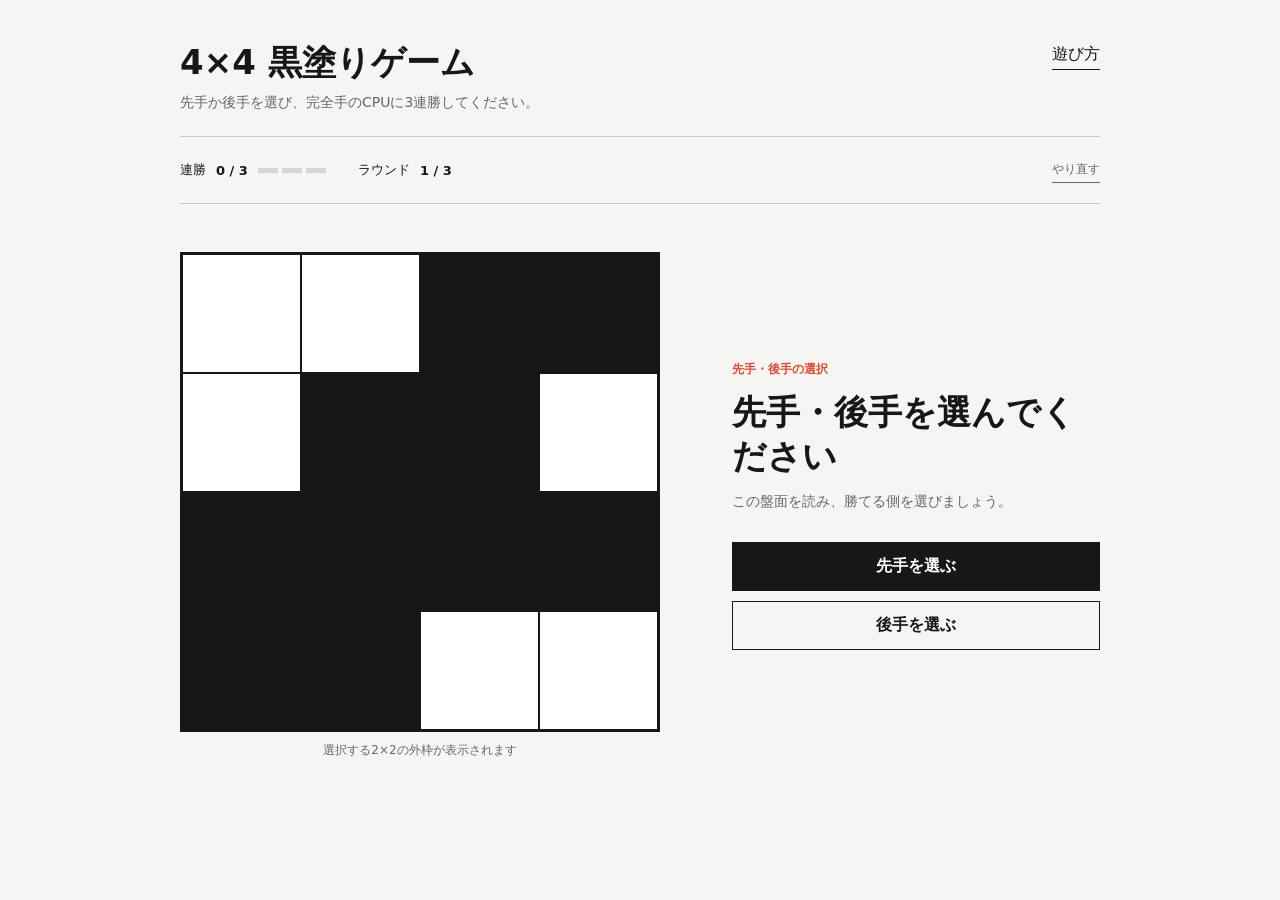
<file: index.html>
<!doctype html>
<html lang="ja">
<head>
  <meta charset="utf-8">
  <meta name="viewport" content="width=device-width, initial-scale=1">
  <meta name="description" content="4×4の盤面で遊ぶ、完全手CPUとの黒塗りゲーム">
  <title>4×4 黒塗りゲーム</title>
  <link rel="stylesheet" href="styles.css">
  <script defer src="game.js"></script>
  <script defer src="app.js"></script>
</head>
<body>
  <main>
    <header class="page-header">
      <div>
        <h1>4×4 黒塗りゲーム</h1>
        <p>先手か後手を選び、完全手のCPUに3連勝してください。</p>
      </div>
      <button class="link-button" id="rules-button" type="button">遊び方</button>
    </header>

    <section class="progress" aria-label="チャレンジの進行状況">
      <div>
        <span>連勝</span>
        <strong><span id="streak-number">0</span> / 3</strong>
        <span class="streak" id="streak" aria-label="現在0連勝">
          <i class="streak-dot"></i><i class="streak-dot"></i><i class="streak-dot"></i>
        </span>
      </div>
      <div><span>ラウンド</span><strong><span id="round-number">1</span> / 3</strong></div>
      <button class="link-button" id="reset-button" type="button">やり直す</button>
    </section>

    <section class="game" aria-label="ゲーム">
      <div class="board-column">
        <div class="board-frame">
          <div class="board" id="board" role="grid" aria-label="4かける4のゲーム盤"></div>
          <div class="selection-outline" id="selection-outline" aria-hidden="true"></div>
          <div class="move-grid" id="move-grid" aria-label="2かける2の領域を選択"></div>
        </div>
        <p class="board-hint"><span class="pointer-hint">選択する2×2の外枠が表示されます</span><span class="touch-hint">1回タップして選択、同じ場所をもう1回タップして確定</span></p>
      </div>

      <div class="controls">
        <p class="phase-tag" id="phase-tag">先手・後手の選択</p>
        <h2 id="status-title">先手・後手を選んでください</h2>
        <p id="status-copy">盤面を見て、勝てると思う側を選びましょう。</p>

        <div class="order-actions" id="order-actions">
          <button class="primary-button" data-order="first" type="button">先手を選ぶ</button>
          <button class="secondary-button" data-order="second" type="button">後手を選ぶ</button>
        </div>

        <div class="play-info" id="play-info" hidden>
          <p><span>現在の手番</span><strong id="turn-owner">あなた</strong></p>
          <p><span>合法手</span><strong><span id="legal-count">0</span> 通り</strong></p>
        </div>

        <button class="primary-button next-button" id="next-button" type="button" hidden>次の盤面へ</button>
      </div>
    </section>
  </main>

  <dialog id="rules-dialog">
    <form method="dialog">
      <button class="dialog-close" aria-label="閉じる">×</button>
      <h2>遊び方</h2>
      <ol>
        <li>盤面を見て、先手か後手を選びます。</li>
        <li>白を1マス以上含む2×2を選び、4マスすべてを黒にします。</li>
        <li>CPUと交互に操作し、操作できなくなった側が負けです。</li>
        <li>3連勝するとクリアです。</li>
      </ol>
    </form>
  </dialog>

  <div class="sr-only" id="announcer" aria-live="polite"></div>
</body>
</html>
</file>
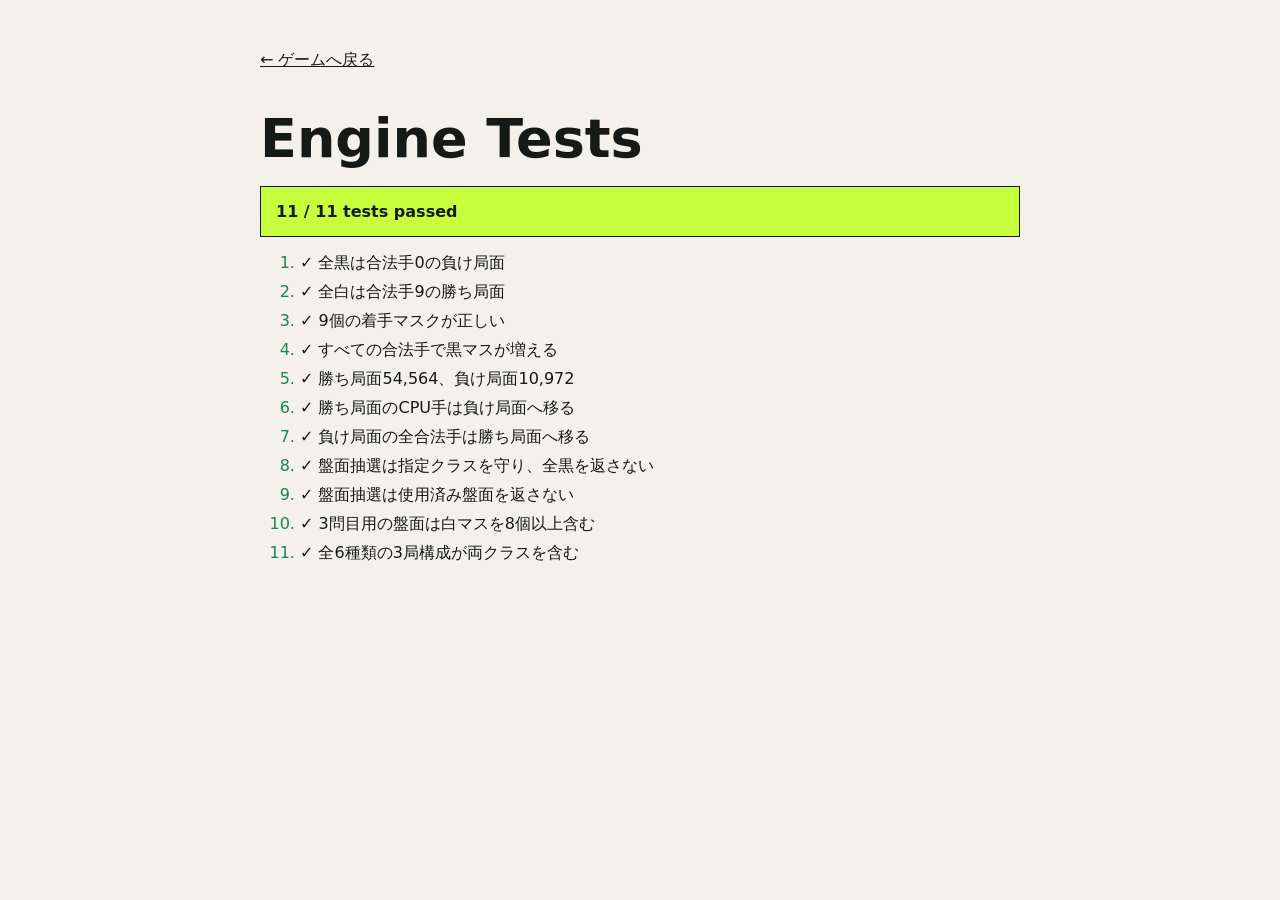
<file: tests.html>
<!doctype html>
<html lang="ja">
<head>
  <meta charset="utf-8">
  <meta name="viewport" content="width=device-width, initial-scale=1">
  <title>BLACK SQUARES — Engine Tests</title>
  <style>
    body { max-width: 760px; margin: 50px auto; padding: 0 22px; font-family: system-ui, sans-serif; color: #151a17; background: #f3f1e9; }
    a { color: inherit; } h1 { font-size: clamp(30px, 7vw, 54px); margin-bottom: 8px; }
    #summary { font-weight: 700; padding: 15px; border: 1px solid; }
    #summary.pass { background: #c7ff3d; } #summary.fail { color: white; background: #b3261e; }
    li { margin: 8px 0; } .pass::marker { color: #198754; } .fail::marker { color: #b3261e; }
  </style>
  <script defer src="game.js"></script>
  <script defer src="tests.js"></script>
</head>
<body>
  <p><a href="index.html">← ゲームへ戻る</a></p>
  <h1>Engine Tests</h1>
  <p id="summary">実行中…</p>
  <ol id="results"></ol>
</body>
</html>
</file>
<file: styles.css>
:root { --black: #171717; --white: #fff; --background: #f5f5f3; --border: #c9c9c5; --muted: #666; --accent: #e5482d; }
* { box-sizing: border-box; }
body { margin: 0; color: var(--black); background: var(--background); font-family: system-ui, -apple-system, "Segoe UI", "Noto Sans JP", sans-serif; }
button { font: inherit; color: inherit; }
main { width: min(920px, calc(100% - 32px)); margin: 0 auto; padding: 40px 0; }
.page-header { display: flex; justify-content: space-between; align-items: start; gap: 24px; padding-bottom: 24px; border-bottom: 1px solid var(--border); }
h1 { margin: 0 0 8px; font-size: clamp(24px, 4vw, 34px); }
.page-header p { margin: 0; color: var(--muted); font-size: 14px; }
.link-button { padding: 4px 0; border: 0; border-bottom: 1px solid currentColor; background: none; cursor: pointer; white-space: nowrap; }
.progress { display: flex; align-items: center; gap: 32px; padding: 20px 0; border-bottom: 1px solid var(--border); font-size: 13px; }
.progress > div { display: flex; align-items: center; gap: 10px; }
.progress > .link-button { margin-left: auto; font-size: 12px; color: var(--muted); }
.streak { display: flex; gap: 4px; }
.streak-dot { display: block; width: 20px; height: 5px; background: #d5d5d1; }
.streak-dot.active { background: var(--accent); }
.game { display: grid; grid-template-columns: minmax(280px, 480px) minmax(240px, 1fr); gap: clamp(32px, 7vw, 72px); align-items: center; padding: 48px 0; }
.board-frame { position: relative; width: 100%; aspect-ratio: 1; }
.board { width: 100%; height: 100%; display: grid; grid-template-columns: repeat(4, 1fr); gap: 2px; padding: 2px; background: var(--black); border: 1px solid var(--black); }
.cell { position: relative; background: var(--white); }
.cell.black { background: var(--black); }
.cell.last-move::after { content: ""; position: absolute; right: 8px; bottom: 8px; width: 7px; height: 7px; border-radius: 50%; background: var(--accent); }
.selection-outline { position: absolute; z-index: 2; left: 0; top: 0; width: 50%; height: 50%; border: 5px solid var(--accent); pointer-events: none; opacity: 0; transition: opacity .1s; }
.selection-outline.visible { opacity: 1; }
.move-grid { position: absolute; z-index: 3; inset: 0; display: grid; grid-template: repeat(3, 1fr) / repeat(3, 1fr); }
.move-button { position: relative; border: 0; background: transparent; cursor: pointer; }
.move-button:focus-visible { outline: 3px solid var(--accent); outline-offset: -4px; }
.move-button:disabled { cursor: not-allowed; }
.board-hint { margin: 10px 0 0; color: var(--muted); text-align: center; font-size: 12px; }
.touch-hint { display: none; }
.controls h2 { margin: 12px 0; font-size: clamp(24px, 4vw, 34px); line-height: 1.3; }
.controls > p:not(.phase-tag) { margin: 0 0 28px; color: var(--muted); font-size: 14px; line-height: 1.7; }
.phase-tag { margin: 0; color: var(--accent); font-size: 12px; font-weight: 700; }
.order-actions { display: grid; gap: 10px; }
.primary-button, .secondary-button { width: 100%; padding: 13px 16px; border: 1px solid var(--black); cursor: pointer; font-weight: 700; }
.primary-button { color: var(--white); background: var(--black); }
.secondary-button { background: transparent; }
.primary-button:hover, .secondary-button:hover { outline: 2px solid var(--accent); outline-offset: 2px; }
.play-info { border-top: 1px solid var(--border); border-bottom: 1px solid var(--border); }
.play-info p { display: flex; justify-content: space-between; margin: 0; padding: 13px 0; font-size: 13px; }
.play-info p + p { border-top: 1px solid var(--border); }
.next-button { margin-top: 20px; }
dialog { width: min(480px, calc(100% - 32px)); padding: 28px; border: 1px solid var(--black); background: var(--white); }
dialog::backdrop { background: rgba(0, 0, 0, .45); }
dialog h2 { margin-top: 0; }
dialog li { margin: 10px 0; line-height: 1.6; }
.dialog-close { float: right; border: 0; background: none; font-size: 24px; cursor: pointer; }
.sr-only { position: absolute; width: 1px; height: 1px; padding: 0; margin: -1px; overflow: hidden; clip: rect(0,0,0,0); white-space: nowrap; border: 0; }
@media (max-width: 680px) { main { padding: 24px 0; } .page-header { display: block; } .page-header .link-button { margin-top: 18px; } .progress { gap: 16px; flex-wrap: wrap; } .game { grid-template-columns: 1fr; padding: 32px 0; } }
@media (pointer: coarse) { .pointer-hint { display: none; } .touch-hint { display: inline; } .selection-outline { border-width: 6px; } }
@media (prefers-reduced-motion: reduce) { *, *::before, *::after { transition-duration: .01ms !important; } }
</file>
